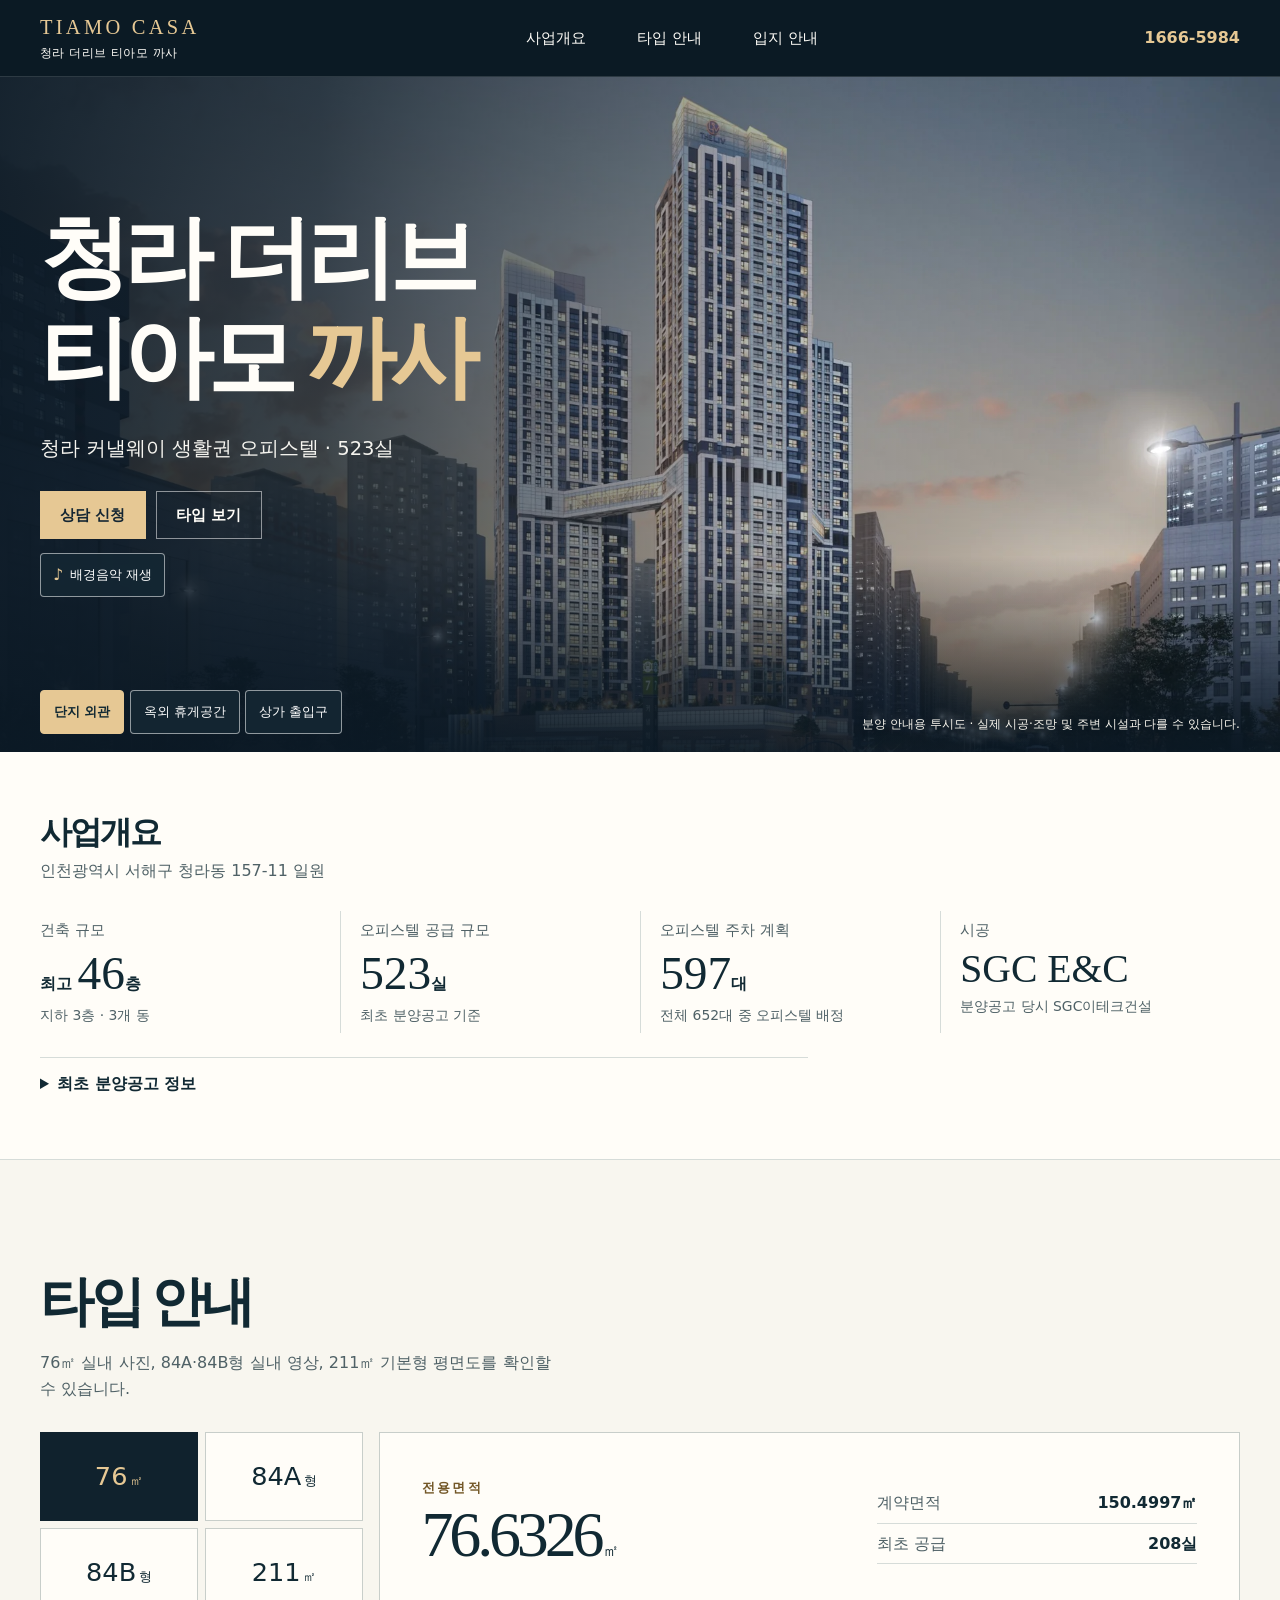
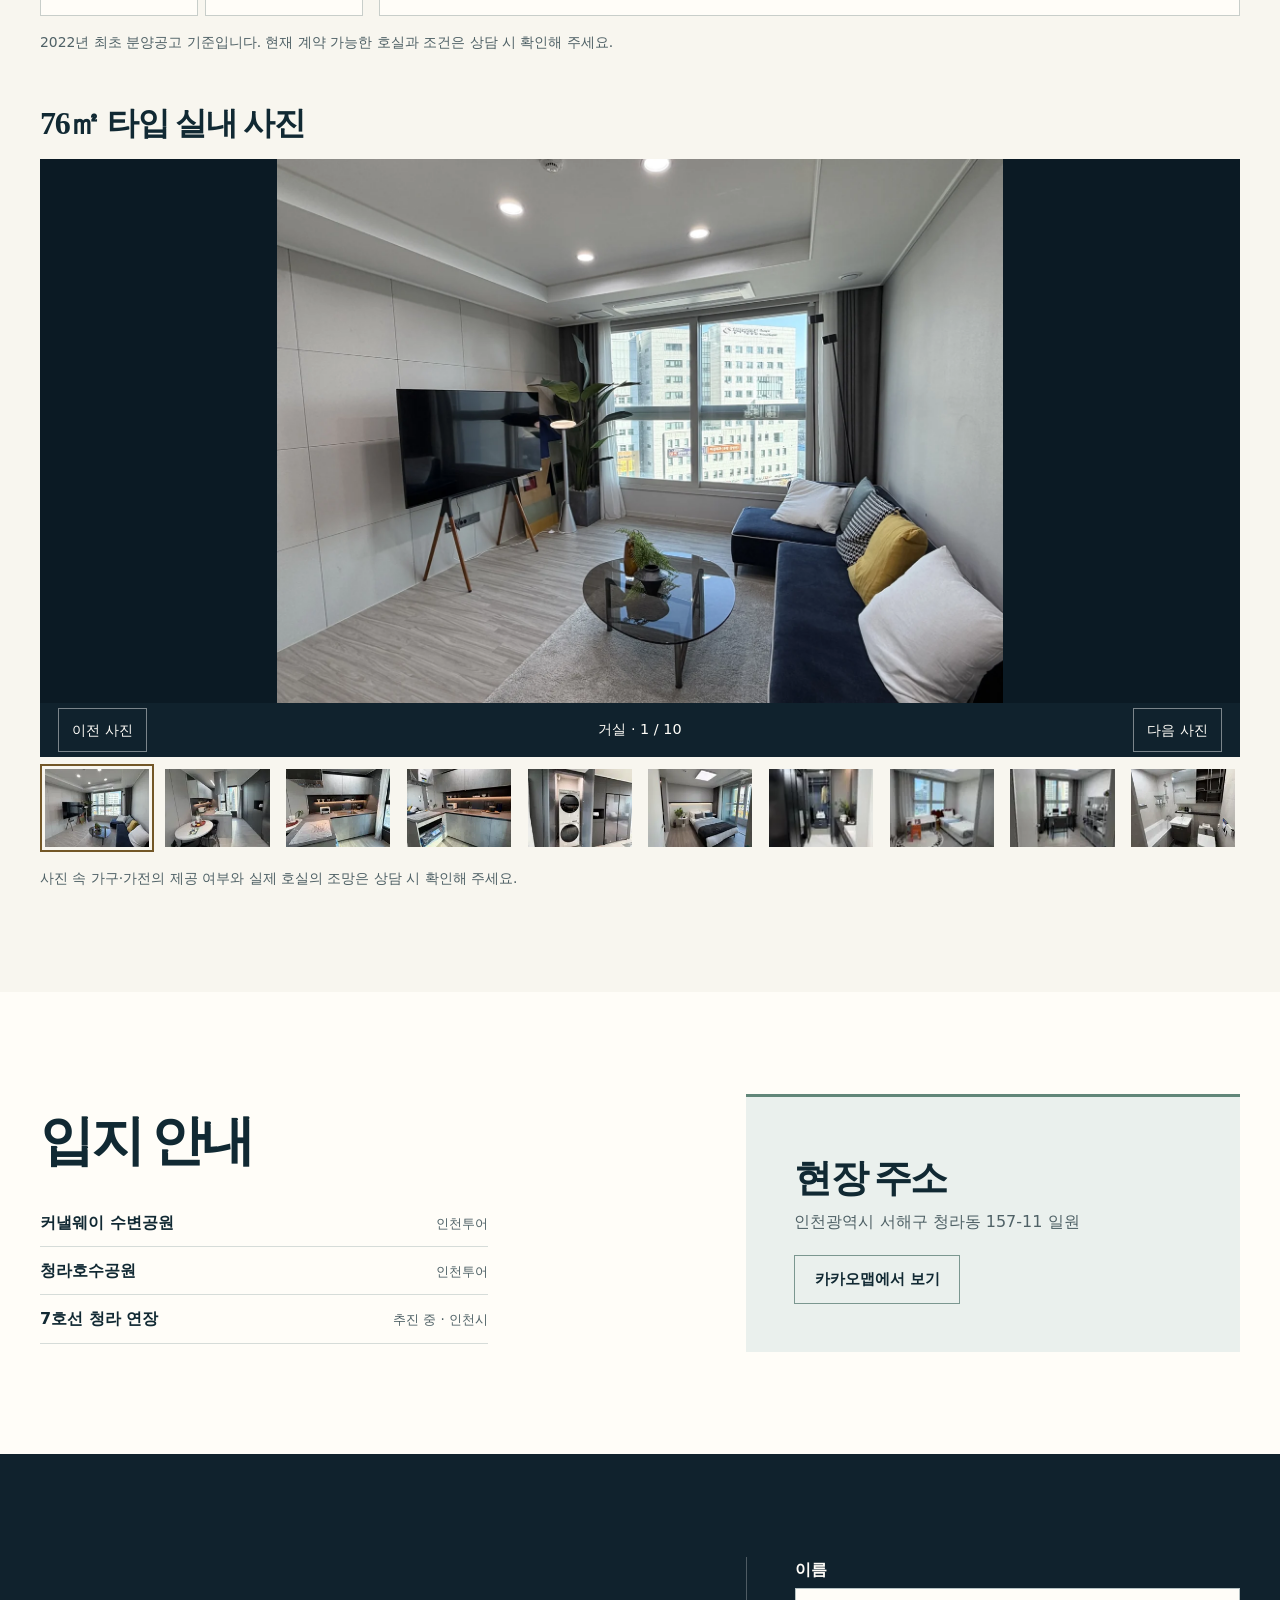
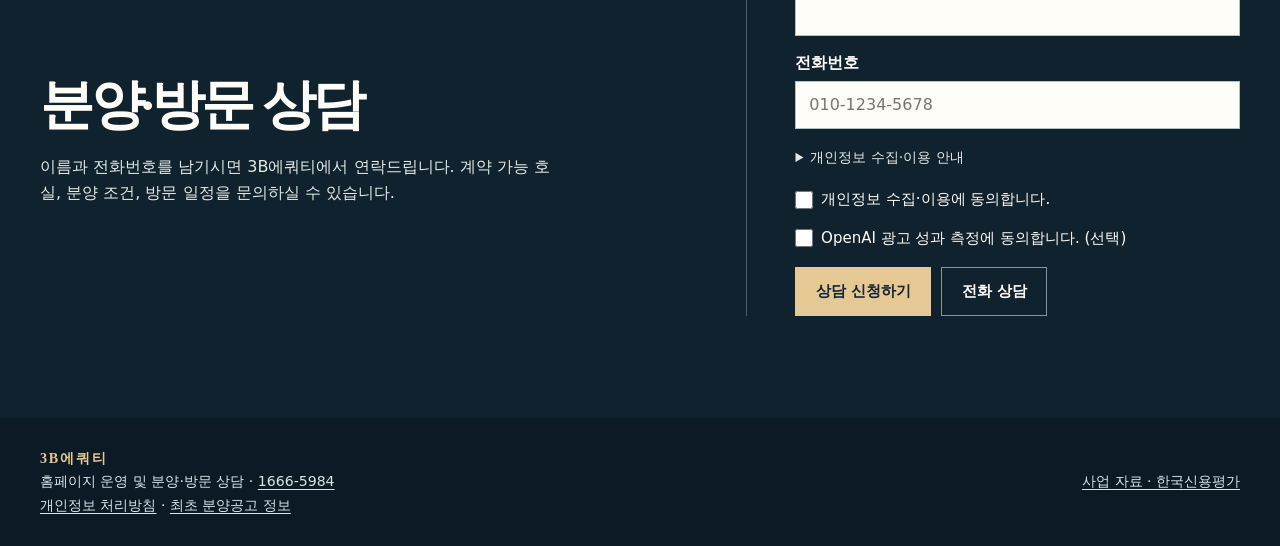
<file: index.html>
<!doctype html>
<html lang="ko">
<head>
  <meta name="google-site-verification" content="0-KOMzDXIU5E3K5LysgVf5h_x9W2DKHjkV6YMSUY9nY">
  <meta charset="utf-8">
  <meta name="viewport" content="width=device-width,initial-scale=1">
  <meta name="theme-color" content="#10222d">
  <meta name="description" content="인천 청라동 157-11, 청라 더리브 티아모 까사 오피스텔. 76㎡ 사진, 84A·84B 실내 영상, 211㎡ 평면도, 분양·방문 상담.">
  <title>청라 더리브 티아모 까사 오피스텔 | 분양·방문 상담</title>
  <link rel="canonical" href="https://wanjunsim3-droid.github.io/cheongna-theliv-tiamo/">
  <meta property="og:type" content="website">
  <meta property="og:locale" content="ko_KR">
  <meta property="og:site_name" content="청라 더리브 티아모 까사">
  <meta property="og:title" content="청라 더리브 티아모 까사 오피스텔 | 분양·방문 상담">
  <meta property="og:description" content="인천 청라동 157-11, 청라 더리브 티아모 까사 오피스텔. 76㎡ 사진, 84A·84B 실내 영상, 211㎡ 평면도, 분양·방문 상담.">
  <meta property="og:url" content="https://wanjunsim3-droid.github.io/cheongna-theliv-tiamo/">
  <meta property="og:image" content="https://wanjunsim3-droid.github.io/cheongna-theliv-tiamo/images/hero/exterior.webp">
  <meta property="og:image:alt" content="해 질 무렵 바라본 청라 더리브 티아모 까사 단지 전경 투시도">
  <meta name="twitter:card" content="summary_large_image">
  <script type="application/ld+json">
{
  "@context": "https://schema.org",
  "@type": "WebPage",
  "url": "https://wanjunsim3-droid.github.io/cheongna-theliv-tiamo/",
  "name": "청라 더리브 티아모 까사 오피스텔 | 분양·방문 상담",
  "description": "인천 청라동 157-11, 청라 더리브 티아모 까사 오피스텔. 76㎡ 사진, 84A·84B 실내 영상, 211㎡ 평면도, 분양·방문 상담.",
  "inLanguage": "ko-KR",
  "publisher": {
    "@type": "Organization",
    "name": "3B에쿼티",
    "telephone": "+82-1666-5984"
  },
  "about": {
    "@type": "Place",
    "name": "청라 더리브 티아모 까사",
    "address": {
      "@type": "PostalAddress",
      "addressCountry": "KR",
      "addressRegion": "인천광역시",
      "streetAddress": "서해구 청라동 157-11"
    }
  }
}
  </script>
  <link rel="stylesheet" href="style.css?v=music-1">
  <script src="site.js?v=consultation-pixel-1" defer></script>
</head>
<body>
  <a class="skip" href="#main">본문 바로가기</a>
  <header class="header">
    <div class="wrap header-inner">
      <a class="wordmark" href="#top" aria-label="청라 더리브 티아모 까사 홈"><span>TIAMO CASA</span><small>청라 더리브 티아모 까사</small></a>
      <nav aria-label="주 메뉴">
        <a href="#overview">사업개요</a><a href="#types">타입 안내</a><a href="#location">입지 안내</a>
      </nav>
      <a class="header-contact" href="tel:16665984">1666-5984</a>
    </div>
  </header>
  <main id="main">
    <section class="hero" id="top" aria-labelledby="hero-title">
      <div class="hero-visual" id="hero-views">
        <img class="hero-image" data-hero-image="exterior" src="images/hero/exterior.webp" alt="해 질 무렵 바라본 청라 더리브 티아모 까사 단지 전경 투시도" fetchpriority="high">
        <img class="hero-image" data-hero-image="courtyard" src="images/hero/courtyard.webp" alt="커낼웨이와 어린이 놀이터가 보이는 단지 옥외 휴게공간 투시도" loading="lazy" decoding="async" hidden>
        <img class="hero-image" data-hero-image="retail" src="images/hero/retail.webp" alt="도로에서 이어지는 단지 상가와 보행로를 위에서 내려다본 투시도" loading="lazy" decoding="async" hidden>
      </div>
      <div class="wrap hero-inner">
        <h1 id="hero-title">청라 더리브<br>티아모 <em>까사</em></h1>
        <p class="hero-desc">청라 커낼웨이 생활권 오피스텔 · 523실</p>
        <div class="actions">
          <a class="button primary" href="#consult">상담 신청</a>
          <a class="button ghost" href="#types">타입 보기</a>
        </div>
        <div class="background-music" hidden>
          <button class="music-button" type="button" aria-controls="background-music-track">
            <span class="music-note" aria-hidden="true">♪</span>
            <span class="music-label">배경음악 재생</span>
          </button>
          <p class="music-status" role="status"></p>
          <audio id="background-music-track" src="audio/courtyard-piano.mp3" preload="none" loop></audio>
        </div>
      </div>
      <div class="wrap hero-footer">
        <div class="hero-picker" role="group" aria-label="대표 이미지 선택" hidden>
          <button type="button" data-hero-view="exterior" aria-controls="hero-views" aria-pressed="true">단지 외관</button>
          <button type="button" data-hero-view="courtyard" aria-controls="hero-views" aria-pressed="false">옥외 휴게공간</button>
          <button type="button" data-hero-view="retail" aria-controls="hero-views" aria-pressed="false">상가 출입구</button>
        </div>
        <p class="image-note">분양 안내용 투시도 · 실제 시공·조망 및 주변 시설과 다를 수 있습니다.</p>
      </div>
    </section>
    <section id="overview" class="overview" aria-labelledby="overview-title">
      <div class="wrap">
        <div class="section-heading compact">
          <h2 id="overview-title">사업개요</h2>
          <p>인천광역시 서해구 청라동 157-11 일원</p>
        </div>
        <dl class="metrics">
          <div><dt>건축 규모</dt><dd>최고 <strong>46</strong>층</dd><dd class="note">지하 3층 · 3개 동</dd></div>
          <div><dt>오피스텔 공급 규모</dt><dd><strong>523</strong>실</dd><dd class="note">최초 분양공고 기준</dd></div>
          <div><dt>오피스텔 주차 계획</dt><dd><strong>597</strong>대</dd><dd class="note">전체 652대 중 오피스텔 배정</dd></div>
          <div><dt>시공</dt><dd class="company"><strong>SGC E&amp;C</strong></dd><dd class="note">분양공고 당시 SGC이테크건설</dd></div>
        </dl>
        <details class="disclosure" id="sales-notice">
          <summary>최초 분양공고 정보</summary>
          <dl class="disclosure-list">
            <div><dt>분양신고</dt><dd>인천경제자유구역청 제2022-청라관리과-분양신고-4호 · 2022년 6월 22일</dd></div>
            <div><dt>건축물 연면적</dt><dd>91,210.6607㎡</dd></div>
            <div><dt>분양사업자·시행수탁자</dt><dd>㈜하나자산신탁</dd></div>
            <div><dt>시행위탁자</dt><dd>㈜청라플러스</dd></div>
            <div><dt>시공사</dt><dd>SGC이테크건설㈜ (공고 당시 명칭)</dd></div>
            <div><dt>분양대행사</dt><dd>㈜레프만홀딩스 (최초 공고 기준)</dd></div>
            <div><dt>분양대금 관리자</dt><dd>㈜하나자산신탁 · 관리형 토지신탁</dd></div>
          </dl>
          <p><a href="https://eparajoo.com/post_file_download.cm?c=[base64]%3D" target="_blank" rel="noopener">2022년 최초 분양공고 원문 (PDF)</a></p>
          <p class="note">2022년 7월 7일 기준 자료입니다. 현재 공급 여부와 계약 조건은 상담 시 확인해 주세요.</p>
        </details>
      </div>
    </section>
    <section id="types" class="types section" aria-labelledby="types-title">
      <div class="wrap">
        <div class="section-heading">
          <h2 id="types-title">타입 안내</h2>
          <p>76㎡ 실내 사진, 84A·84B형 실내 영상, 211㎡ 기본형 평면도를 확인할 수 있습니다.</p>
        </div>
        <div class="type-layout">
          <div class="type-select" role="group" aria-label="타입 선택">
            <button type="button" data-type="76" aria-pressed="true">76<span>㎡</span></button>
            <button type="button" data-type="84A" aria-controls="unit-video-84a" aria-pressed="false">84A<span>형</span></button>
            <button type="button" data-type="84B" aria-controls="unit-video-84b" aria-pressed="false">84B<span>형</span></button>
            <button type="button" data-type="211" aria-controls="unit-plan-211" aria-pressed="false">211<span>㎡</span></button>
          </div>
          <div class="type-detail" aria-live="polite">
            <div>
              <p class="eyebrow">전용면적</p>
              <p class="type-area"><span id="exclusive">76.6326</span><span class="area-unit">㎡</span></p>
            </div>
            <dl>
              <div><dt>계약면적</dt><dd><span id="contract">150.4997</span>㎡</dd></div>
              <div><dt>최초 공급</dt><dd><span id="supply">208</span>실</dd></div>
            </dl>
          </div>
        </div>
        <p class="note">2022년 최초 분양공고 기준입니다. 현재 계약 가능한 호실과 조건은 상담 시 확인해 주세요.</p>
        <section class="unit-gallery" id="unit-gallery" aria-labelledby="gallery-title">
          <h3 id="gallery-title">76㎡ 타입 실내 사진</h3>
          <figure class="gallery-figure">
            <img id="gallery-photo" class="gallery-photo" src="photos/76/living-room.webp"
              alt="큰 창과 소파가 있는 거실" width="1500" height="1125" loading="lazy" decoding="async">
            <figcaption class="gallery-caption">
              <button type="button" id="gallery-prev" hidden>이전 사진</button>
              <span id="gallery-status" aria-live="polite">거실 · 1 / 10</span>
              <button type="button" id="gallery-next" hidden>다음 사진</button>
            </figcaption>
          </figure>
          <div class="gallery-thumbs" role="group" aria-label="실내 사진 선택" hidden></div>
          <p class="note">사진 속 가구·가전의 제공 여부와 실제 호실의 조망은 상담 시 확인해 주세요.</p>
        </section>
        <section class="unit-gallery unit-video" id="unit-video-84a" aria-labelledby="unit-video-84a-title" hidden>
          <h3 id="unit-video-84a-title">84A형 실내 영상</h3>
          <video controls playsinline preload="none" poster="video/84a-poster.webp" width="960" height="540"
            aria-labelledby="unit-video-84a-title">
            <source src="video/84a.mp4" type="video/mp4">
            <p><a href="video/84a.mp4">84A형 영상 열기</a></p>
          </video>
        </section>
        <section class="unit-gallery unit-video" id="unit-video-84b" aria-labelledby="unit-video-84b-title" hidden>
          <h3 id="unit-video-84b-title">84B형 실내 영상</h3>
          <video controls playsinline preload="none" poster="video/84b-poster.webp" width="960" height="540"
            aria-labelledby="unit-video-84b-title">
            <source src="video/84b.mp4" type="video/mp4">
            <p><a href="video/84b.mp4">84B형 영상 열기</a></p>
          </video>
        </section>
        <section class="unit-gallery unit-plan" id="unit-plan-211" aria-labelledby="unit-plan-211-title" hidden>
          <h3 id="unit-plan-211-title">211㎡ 기본형 평면도</h3>
          <button class="plan-preview" type="button" aria-haspopup="dialog" aria-controls="plan-dialog-211">
            <img src="photos/211/floor-plan.jpg" alt="" width="1536" height="1086" loading="lazy" decoding="async">
            <span>평면도 확대 보기</span>
          </button>
        </section>
        <dialog class="plan-dialog" id="plan-dialog-211" aria-labelledby="plan-dialog-211-title">
          <div class="plan-dialog-header">
            <h3 id="plan-dialog-211-title">211㎡ 기본형 평면도</h3>
            <form method="dialog"><button type="submit" autofocus>닫기</button></form>
          </div>
          <img src="photos/211/floor-plan.jpg" alt="211㎡ 기본형의 방과 거실, 주방 배치를 위에서 내려다본 3D 평면도"
            width="1536" height="1086" loading="lazy" decoding="async">
        </dialog>
        <noscript><p>전용면적 기준 76형 76.6326㎡, 84A형 84.9878㎡, 84B형 84.9843㎡, 211형 211.6980㎡.</p></noscript>
      </div>
    </section>
    <section id="location" class="location section" aria-labelledby="location-title">
      <div class="wrap location-layout">
        <div class="section-heading">
          <h2 id="location-title">입지 안내</h2>
          <div class="place-links">
            <a href="https://itour.incheon.go.kr/ssst/ssst/detail.do?cotId=ITD21122714360993767" target="_blank" rel="noopener">커낼웨이 수변공원 <span>인천투어</span></a>
            <a href="https://itour.incheon.go.kr/ssst/ssst/detail.do?cotId=ITD21122416405226931" target="_blank" rel="noopener">청라호수공원 <span>인천투어</span></a>
            <a href="https://www.incheon.go.kr/mayor_9/MA05010000/view?repSeq=DOM_0000000015965274" target="_blank" rel="noopener">7호선 청라 연장 <span>추진 중 · 인천시</span></a>
          </div>
        </div>
        <div class="address-box">
          <h3>현장 주소</h3>
          <p>인천광역시 서해구 청라동 157-11 일원</p>
          <a class="button outline" href="https://map.kakao.com/link/search/%EC%9D%B8%EC%B2%9C%20%EC%B2%AD%EB%9D%BC%EB%8F%99%20157-11" target="_blank" rel="noopener">카카오맵에서 보기</a>
        </div>
      </div>
    </section>
    <section id="consult" class="consult section" aria-labelledby="consult-title">
      <div class="wrap consult-layout">
        <div class="section-heading">
          <h2 id="consult-title">분양·방문 상담</h2>
          <p>이름과 전화번호를 남기시면 3B에쿼티에서 연락드립니다. 계약 가능 호실, 분양 조건, 방문 일정을 문의하실 수 있습니다.</p>
        </div>
        <div class="contact-box">
          <form class="callback-form" data-endpoint="https://script.google.com/macros/s/AKfycbzTQJ3HMmFu1P9h4dl-8GE_sC7INpimbyOA3CCdE74ecjdIDIkf_wVxWL5_aRlut4VK/exec" method="post" aria-labelledby="consult-title">
            <div hidden><input type="text" name="website" tabindex="-1" autocomplete="off"></div>
            <div class="callback-field">
              <label for="callback-name">이름</label>
              <input id="callback-name" name="name" type="text" autocomplete="name" required maxlength="60">
            </div>
            <div class="callback-field">
              <label for="callback-phone">전화번호</label>
              <input id="callback-phone" name="phone" type="tel" autocomplete="tel-national" inputmode="tel"
                placeholder="010-1234-5678" pattern="0[0-9]{1,2}[ \-]?[0-9]{3,4}[ \-]?[0-9]{4}"
                title="010-1234-5678처럼 입력해 주세요." maxlength="14" required>
            </div>
            <details class="callback-privacy" id="callback-privacy">
              <summary>개인정보 수집·이용 안내</summary>
              <p>3B에쿼티는 분양·방문 상담 회신을 위해 이름과 전화번호를 수집하며, 상담 목적 달성 시까지 이용합니다. 접수 정보는 Google Apps Script를 통해 3B에쿼티의 Gmail로 전달됩니다. 동의를 거부할 수 있으며, 이 경우 전화로 상담하실 수 있습니다. <a href="privacy.html">개인정보 처리방침</a></p>
              <p>선택 항목에 동의하면 상담 접수 완료 이벤트를 OpenAI에 보내 광고 성과를 측정합니다. 선택 항목에 동의하지 않아도 상담을 신청할 수 있습니다.</p>
            </details>
            <label class="callback-consent">
              <input type="checkbox" name="consent" value="yes" required aria-describedby="callback-privacy">
              <span>개인정보 수집·이용에 동의합니다.</span>
            </label>
            <label class="callback-consent">
              <input type="checkbox" id="callback-measurement" aria-describedby="callback-privacy">
              <span>OpenAI 광고 성과 측정에 동의합니다. (선택)</span>
            </label>
            <p class="callback-status" id="callback-status" role="status">온라인 접수를 연결 중입니다. 지금은 전화로 상담해 주세요.</p>
            <div class="actions">
              <button class="button primary" type="submit" disabled>상담 신청하기</button>
              <a class="button ghost" href="tel:16665984">전화 상담</a>
            </div>
          </form>
        </div>
      </div>
    </section>
  </main>
  <footer class="footer">
    <div class="wrap footer-inner">
      <div>
        <strong>3B에쿼티</strong><p>홈페이지 운영 및 분양·방문 상담 · <a href="tel:16665984">1666-5984</a></p>
        <p><a href="privacy.html">개인정보 처리방침</a> · <a href="#sales-notice">최초 분양공고 정보</a></p>
      </div>
      <a href="https://m.kisrating.com/fileDown.do?fileName=rs20260526-4.pdf&amp;gubun=2&amp;menuCd=R8" target="_blank" rel="noopener">사업 자료 · 한국신용평가</a>
    </div>
  </footer>
  <div class="mobile-bar" aria-label="빠른 상담">
    <a href="#types">타입 보기</a><a href="#consult">상담 신청</a>
  </div>
</body>
</html>
</file>
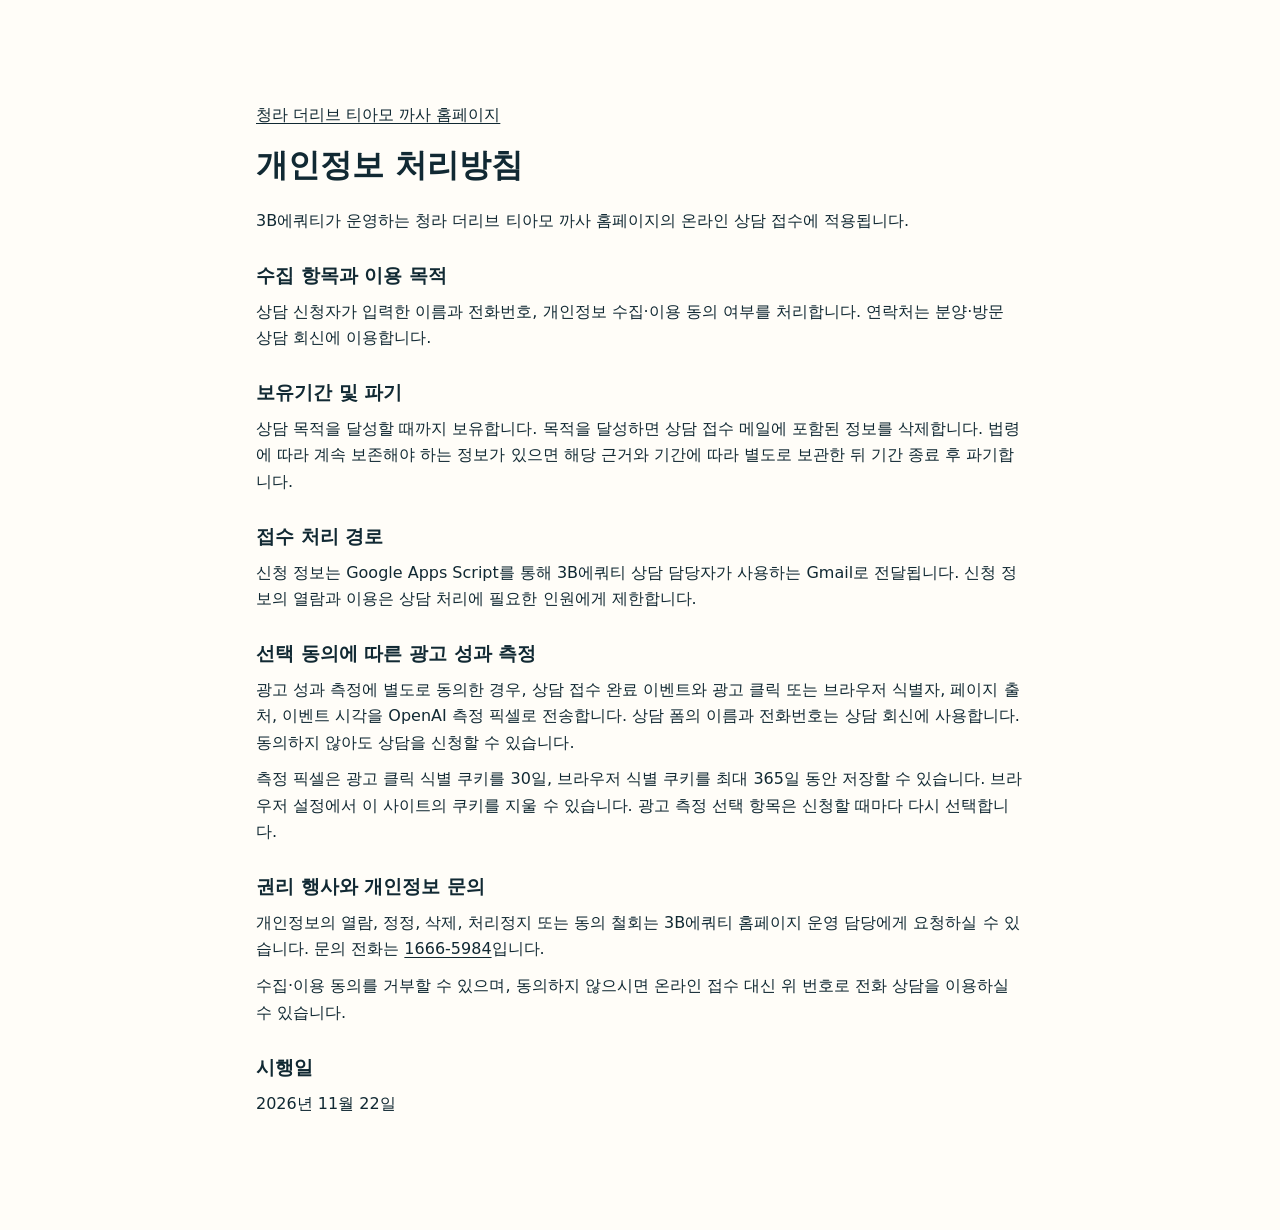
<file: privacy.html>
<!doctype html>
<html lang="ko">
<head>
  <meta charset="utf-8">
  <meta name="viewport" content="width=device-width,initial-scale=1">
  <meta name="theme-color" content="#10222d">
  <title>개인정보 처리방침 | 3B에쿼티</title>
  <meta name="description" content="청라 더리브 티아모 까사 상담 신청 시 개인정보의 이용 목적, 보유기간, 파기 및 개인정보 문의 안내.">
  <link rel="canonical" href="https://wanjunsim3-droid.github.io/cheongna-theliv-tiamo/privacy.html">
  <link rel="stylesheet" href="style.css">
  <style>
    .policy { max-width: 48rem; }
    .policy h1 { margin: 0 0 1rem; }
    .policy h2 { font-size: 1.2rem; margin: 1.6rem 0 .45rem; }
    .policy p { margin: 0 0 .65rem; }
    .policy a { text-decoration: underline; text-underline-offset: .2em; }
  </style>
</head>
<body>
  <main class="wrap section policy">
    <p><a href="./">청라 더리브 티아모 까사 홈페이지</a></p>
    <h1>개인정보 처리방침</h1>
    <p>3B에쿼티가 운영하는 청라 더리브 티아모 까사 홈페이지의 온라인 상담 접수에 적용됩니다.</p>
    <h2>수집 항목과 이용 목적</h2>
    <p>상담 신청자가 입력한 이름과 전화번호, 개인정보 수집·이용 동의 여부를 처리합니다. 연락처는 분양·방문 상담 회신에 이용합니다.</p>
    <h2>보유기간 및 파기</h2>
    <p>상담 목적을 달성할 때까지 보유합니다. 목적을 달성하면 상담 접수 메일에 포함된 정보를 삭제합니다. 법령에 따라 계속 보존해야 하는 정보가 있으면 해당 근거와 기간에 따라 별도로 보관한 뒤 기간 종료 후 파기합니다.</p>
    <h2>접수 처리 경로</h2>
    <p>신청 정보는 Google Apps Script를 통해 3B에쿼티 상담 담당자가 사용하는 Gmail로 전달됩니다. 신청 정보의 열람과 이용은 상담 처리에 필요한 인원에게 제한합니다.</p>
    <h2>선택 동의에 따른 광고 성과 측정</h2>
    <p>광고 성과 측정에 별도로 동의한 경우, 상담 접수 완료 이벤트와 광고 클릭 또는 브라우저 식별자, 페이지 출처, 이벤트 시각을 OpenAI 측정 픽셀로 전송합니다. 상담 폼의 이름과 전화번호는 상담 회신에 사용합니다. 동의하지 않아도 상담을 신청할 수 있습니다.</p>
    <p>측정 픽셀은 광고 클릭 식별 쿠키를 30일, 브라우저 식별 쿠키를 최대 365일 동안 저장할 수 있습니다. 브라우저 설정에서 이 사이트의 쿠키를 지울 수 있습니다. 광고 측정 선택 항목은 신청할 때마다 다시 선택합니다.</p>
    <h2>권리 행사와 개인정보 문의</h2>
    <p>개인정보의 열람, 정정, 삭제, 처리정지 또는 동의 철회는 3B에쿼티 홈페이지 운영 담당에게 요청하실 수 있습니다. 문의 전화는 <a href="tel:16665984">1666-5984</a>입니다.</p>
    <p>수집·이용 동의를 거부할 수 있으며, 동의하지 않으시면 온라인 접수 대신 위 번호로 전화 상담을 이용하실 수 있습니다.</p>
    <h2>시행일</h2>
    <p>2026년 11월 22일</p>
  </main>
</body>
</html>
</file>
<file: style.css>
:root {
  color-scheme: light;
  --ink: #112933;
  --night: #10222d;
  --deeper: #0b1a24;
  --sand: #e6c894;
  --bronze: #735727;
  --paper: #f8f6ef;
  --white: #fffdf8;
  --muted: #4f6166;
  --line: #d6dcd9;
  --serif: "Noto Serif KR", "Nanum Myeongjo", Georgia, serif;
  --sans: "Pretendard", "Apple SD Gothic Neo", "Malgun Gothic", system-ui, sans-serif;
}
*, *::before, *::after { box-sizing: border-box; }
html { scroll-behavior: smooth; scroll-padding-top: 5rem; }
body { margin: 0; color: var(--ink); background: var(--white); font: 1rem/1.65 var(--sans); }
a { color: inherit; text-decoration: none; }
button { font: inherit; }
a:focus-visible, button:focus-visible { outline: 3px solid #508698; outline-offset: 4px; }
h1, h2, h3, p, dl, dd { margin: 0; }
.wrap { width: min(100% - 5rem, 76rem); margin-inline: auto; }
.skip { position: absolute; left: 1rem; top: -5rem; z-index: 10; background: var(--white); padding: .65rem 1rem; }
.skip:focus { top: 1rem; }
.header { position: sticky; top: 0; z-index: 3; background: var(--deeper); color: var(--white); border-bottom: 1px solid #ffffff24; }
.header-inner { min-height: 4.75rem; display: flex; align-items: center; justify-content: space-between; gap: 1.25rem; }
.wordmark { display: grid; grid-auto-rows: max-content; line-height: 1.25; }
.wordmark span { font-family: Georgia, serif; letter-spacing: .16em; color: var(--sand); font-size: 1.28rem; }
.wordmark small { margin-top: .28rem; letter-spacing: .035em; font-size: .78rem; }
nav { display: flex; gap: clamp(1.2rem, 4vw, 3.5rem); font-size: .94rem; }
nav a, .header-contact { padding-block: .45rem; }
nav a:hover, .header-contact:hover { color: var(--sand); }
.header-contact { font-weight: 650; color: var(--sand); font-variant-numeric: tabular-nums; white-space: nowrap; }
.hero { position: relative; isolation: isolate; display: grid; grid-template-rows: 1fr auto; align-items: center; min-height: clamp(32rem, 75svh, 49rem); background: #182d3b; color: var(--white); }
.hero-visual, .hero-visual::after { position: absolute; inset: 0; }
.hero-visual { z-index: -1; overflow: hidden; }
.hero-visual::after { content: ""; background: linear-gradient(90deg, #0b1925ed, #0b1925c7 25%, #0b192548 60%, transparent 90%), linear-gradient(0deg, #0a1824ef, transparent 29%); }
.hero-image { display: block; width: 100%; height: 100%; object-fit: cover; object-position: 62% 46%; }
.hero-image[hidden] { display: none; }
.hero-inner { padding-block: 4.5rem 3rem; }
.eyebrow { font-size: .82rem; font-weight: 750; letter-spacing: .19em; color: var(--bronze); }
.hero .eyebrow, .consult .eyebrow { color: var(--sand); }
.hero h1 { margin-top: .85rem; font: 620 clamp(3rem, 7vw, 6.15rem)/1.12 var(--serif); letter-spacing: -.075em; }
.hero h1 em { color: var(--sand); font-style: normal; }
.hero-desc { margin-top: 1.5rem; color: #f5f4ef; font-size: clamp(1rem, 2vw, 1.22rem); }
.actions { display: flex; flex-wrap: wrap; gap: .65rem; margin-top: 1.6rem; }
.button { min-height: 3.05rem; display: inline-flex; align-items: center; justify-content: center; padding: .62rem 1.2rem; border: 1px solid transparent; font-size: .94rem; font-weight: 700; transition: background-color .2s, color .2s; }
.primary { background: var(--sand); color: #142633; }
.primary:hover { background: #f4dcae; }
.ghost { border-color: #ffffff83; color: var(--white); }
.ghost:hover { background: #ffffff25; }
.background-music { display: flex; align-items: center; flex-wrap: wrap; gap: .25rem .65rem; margin-top: .85rem; }
.background-music[hidden] { display: none; }
.music-button { display: inline-flex; align-items: center; gap: .4rem; min-height: 2.75rem; padding: .4rem .75rem; border: 1px solid #fff8; border-radius: .25rem; background: #142733e8; color: #fff; font: inherit; font-size: .84rem; cursor: pointer; }
.music-button:focus-visible { outline: 2px solid #fff; outline-offset: 2px; }
.music-note { color: var(--sand); font-size: 1rem; line-height: 1; }
.music-status { margin: 0; color: #faf7ef; font-size: .78rem; }
.music-status:empty { display: none; }
.hero-footer { display: flex; justify-content: space-between; align-items: flex-end; flex-wrap: wrap; gap: .55rem 1rem; padding-bottom: 1.1rem; }
.hero-picker { display: flex; flex-wrap: wrap; gap: .35rem; }
.hero-picker[hidden] { display: none; }
.hero-picker button { min-height: 2.75rem; padding: .45rem .8rem; border: 1px solid #fff8; border-radius: .25rem; background: #142733e8; color: #fff; font: inherit; font-size: .84rem; cursor: pointer; }
.hero-picker button[aria-pressed="true"] { background: var(--sand); color: var(--ink); border-color: var(--sand); font-weight: 700; }
.hero-picker button:focus-visible { outline: 2px solid #fff; outline-offset: 2px; }
.image-note { margin: 0; color: #faf7ef; font-size: .76rem; text-shadow: 0 1px 4px #091722; }
.overview { padding-block: 3.35rem 3.85rem; border-bottom: 1px solid var(--line); }
.section { padding-block: clamp(4rem, 8vw, 7rem); }
.section-heading h2 { margin-top: .38rem; font: 650 clamp(2.1rem, 5vw, 3.35rem)/1.26 var(--serif); letter-spacing: -.065em; }
.section-heading > p:last-of-type:not(.eyebrow) { margin-top: .85rem; color: var(--muted); max-width: 32rem; }
.section-heading.compact h2 { font-size: 2rem; }
.section-heading.compact > p:last-child { margin-top: .35rem; }
.metrics { display: grid; grid-template-columns: repeat(4, 1fr); margin-top: 1.7rem; }
.metrics > div { padding: .45rem 1.2rem; border-left: 1px solid var(--line); min-width: 0; }
.metrics > div:first-child { padding-left: 0; border-left: 0; }
.metrics dt { color: var(--muted); font-size: .94rem; }
.metrics dd:not(.note) { font-weight: 650; margin-block: .15rem .2rem; line-height: 1.18; }
.metrics strong { font-family: Georgia, serif; font-size: clamp(1.95rem, 3.7vw, 3.3rem); font-weight: 500; }
.metrics .company strong { font-size: clamp(1.55rem, 3.1vw, 2.6rem); }
.note { color: var(--muted); font-size: .87rem; line-height: 1.55; }
.types { background: var(--paper); }
.type-layout { display: grid; grid-template-columns: minmax(11rem, .75fr) minmax(0, 2fr); gap: 1rem; margin-block: 1.85rem 1rem; }
.type-select { display: grid; grid-template-columns: 1fr 1fr; gap: .45rem; }
.type-select button { min-height: 4rem; border: 1px solid #c8ceca; color: var(--ink); background: var(--white); cursor: pointer; font-size: clamp(1.14rem, 2.4vw, 1.6rem); font-family: Georgia, var(--sans); }
.type-select button:hover { border-color: var(--ink); }
.type-select button[aria-pressed="true"] { background: var(--night); color: var(--sand); border-color: var(--night); }
.type-select span { font: .82rem var(--sans); margin-left: .16rem; }
.type-detail { min-height: 11.5rem; display: grid; grid-template-columns: 1.35fr 1fr; align-items: center; gap: 1.45rem; padding: 1.55rem clamp(1rem, 4vw, 2.6rem); background: var(--white); border: 1px solid #c8ceca; }
.type-area { font: 500 clamp(2.4rem, 5vw, 4.7rem)/1.12 Georgia, serif; letter-spacing: -.065em; font-variant-numeric: lining-nums tabular-nums; }
.area-unit { margin-left: .18rem; font: 1rem var(--sans); letter-spacing: 0; }
.type-detail dl > div { display: flex; justify-content: space-between; gap: .4rem; padding-block: .4rem; border-bottom: 1px solid var(--line); }
.type-detail dt { color: var(--muted); }
.type-detail dd { white-space: nowrap; font-weight: 700; }
.location-layout, .consult-layout { display: grid; grid-template-columns: 1fr .8fr; gap: clamp(2rem, 7vw, 7rem); align-items: center; }
.place-links { display: grid; margin-top: 1.45rem; max-width: 28rem; }
.place-links a { display: flex; align-items: baseline; justify-content: space-between; gap: .6rem; border-bottom: 1px solid var(--line); padding: .65rem 0; font-weight: 700; }
.place-links a:hover { color: var(--bronze); }
.place-links span { font-size: .84rem; font-weight: 500; color: var(--muted); text-align: right; }
.address-box { background: #eaf0ed; border-top: 3px solid #618679; padding: clamp(1.4rem, 4vw, 3rem); }
.address-box h3 { font: 650 clamp(1.65rem, 3vw, 2.5rem)/1.25 var(--serif); letter-spacing: -.05em; margin-block: .6rem .4rem; }
.address-box > p:not(.eyebrow) { color: var(--muted); }
.outline { color: var(--ink); border-color: #7b9790; margin-top: 1.25rem; }
.outline:hover { background: #dbe7e2; }
.consult { background: var(--night); color: var(--white); }
.consult .section-heading > p:last-of-type:not(.eyebrow) { color: #e3eae8; }
.contact-box { border-left: 1px solid #ffffff42; padding-left: clamp(1.4rem, 5vw, 3rem); }
.contact-box > p { color: #e3eae8; }
.phone { color: var(--sand); font: 400 clamp(2.4rem, 6vw, 4.35rem)/1.3 Georgia, serif; white-space: nowrap; }
.contact-box .actions { margin-top: .85rem; }
.footer { background: var(--deeper); color: #d9e4e8; padding-block: 1.8rem; font-size: .88rem; }
.footer-inner { display: flex; justify-content: space-between; align-items: center; gap: 1rem; }
.footer strong { font-family: Georgia, serif; letter-spacing: .13em; color: var(--sand); }
.footer a { text-decoration: underline; text-underline-offset: .23em; }
.mobile-bar { display: none; }
@media (max-width: 760px) {
  .wrap { width: calc(100% - 2.5rem); }
  .hero { min-height: 34rem; }
  .hero-image { object-position: 62% center; }
  .metrics { grid-template-columns: 1fr 1fr; row-gap: 1.4rem; }
  .metrics > div:nth-child(3) { padding-left: 0; border-left: 0; }
  .type-layout { grid-template-columns: 1fr; }
  .type-select { grid-template-columns: repeat(4, minmax(0, 1fr)); }
  .location-layout, .consult-layout { grid-template-columns: 1fr; }
}
@media (max-width: 540px) {
  html { scroll-padding-top: 7rem; }
  .header-inner { display: grid; grid-template-columns: 1fr auto; gap: .2rem .75rem; padding-top: .72rem; }
  nav { grid-row: 2; grid-column: 1 / -1; gap: 1.55rem; }
  nav a { padding-block: .5rem; }
  .hero { min-height: clamp(31rem, 76svh, 39rem); }
  .hero-inner { padding-block: 3.2rem 2rem; }
  .hero-visual::after { background: linear-gradient(90deg, #0b1925e8, #0b192579 75%, #0b192537), linear-gradient(0deg, #0b1925e8, transparent 35%); }
  .type-detail { min-height: auto; grid-template-columns: 1fr; gap: .85rem; }
  .type-area { font-size: clamp(2.8rem, 13vw, 4rem); }
  .footer { padding-bottom: 6rem; }
  .footer-inner { display: grid; }
  .mobile-bar { display: grid; grid-template-columns: .7fr 1.3fr; gap: 1px; position: fixed; z-index: 3; inset: auto 0 0; padding-bottom: env(safe-area-inset-bottom); background: var(--deeper); }
  .mobile-bar a { display: grid; place-items: center; padding: .78rem .32rem; background: #263e49; color: var(--white); font-weight: 700; font-size: .9rem; }
  .mobile-bar a:last-child { background: var(--sand); color: var(--ink); }
}
@media (prefers-reduced-motion: reduce) {
  *, *::before, *::after { scroll-behavior: auto !important; transition: none !important; }
}

.unit-gallery { margin-top: clamp(1.6rem, 4vw, 3rem); }
.unit-gallery h3 { font: 650 clamp(1.45rem, 3vw, 2rem)/1.35 var(--serif); letter-spacing: -.04em; }
.gallery-figure { margin: .9rem 0 0; }
.gallery-photo {
  display: block;
  width: 100%;
  height: clamp(16rem, 65vw, 34rem);
  object-fit: contain;
  background: var(--deeper);
}
.gallery-caption {
  display: flex;
  align-items: center;
  justify-content: space-between;
  gap: .3rem;
  min-height: 3.35rem;
  padding: .25rem clamp(.4rem, 2vw, 1.1rem);
  background: var(--night);
  color: var(--white);
  text-align: center;
}
.gallery-caption button {
  min-height: 2.75rem;
  padding: .38rem clamp(.45rem, 2vw, .85rem);
  border: 1px solid #ffffff72;
  background: transparent;
  color: var(--white);
  font-size: .875rem;
  white-space: nowrap;
  cursor: pointer;
}
.gallery-caption button:hover { background: #ffffff24; }
#gallery-status { font-size: .9rem; }
.gallery-thumbs:not([hidden]) {
  position: relative;
  display: flex;
  overflow-x: auto;
  gap: .45rem;
  padding: .45rem 0;
}
.gallery-thumbs button {
  flex: 1 0 clamp(4.3rem, 8vw, 5.8rem);
  padding: .17rem;
  border: 2px solid transparent;
  background: transparent;
  cursor: pointer;
}
.gallery-thumbs button[aria-pressed="true"] { border-color: var(--bronze); }
.gallery-thumbs button:focus-visible { outline-offset: -2px; }
.gallery-thumbs img { display: block; width: 100%; aspect-ratio: 4 / 3; object-fit: cover; }
.unit-gallery .note { margin-top: .55rem; }
.plan-preview {
  display: block;
  width: min(100%, 32rem);
  margin-top: .9rem;
  padding: 0;
  border: 1px solid var(--line);
  background: var(--white);
  color: var(--ink);
  cursor: zoom-in;
}
.plan-preview img { display: block; width: 100%; height: auto; }
.plan-preview span { display: block; padding: .7rem; font-weight: 700; }
.plan-dialog {
  width: min(calc(100% - 1.5rem), 76rem);
  max-height: calc(100dvh - 1.5rem);
  padding: clamp(.6rem, 2vw, 1.2rem);
  border: 0;
  background: var(--white);
  color: var(--ink);
}
.plan-dialog::backdrop { background: #10222dcc; }
.plan-dialog-header { display: flex; align-items: center; justify-content: space-between; gap: .8rem; }
.plan-dialog-header h3 { margin: 0; font: 650 clamp(1rem, 3vw, 1.5rem)/1.35 var(--serif); }
.plan-dialog-header button {
  min-height: 2.75rem;
  padding: .4rem .8rem;
  border: 1px solid var(--line);
  background: var(--white);
  color: var(--ink);
  cursor: pointer;
}
.plan-dialog > img {
  display: block;
  width: 100%;
  height: auto;
  max-height: calc(100dvh - 7rem);
  object-fit: contain;
}

.callback-form { display: grid; gap: .85rem; max-width: 28rem; }
.callback-form h3 { font: 650 clamp(1.35rem, 2.8vw, 1.75rem)/1.4 var(--serif); }
.callback-field { display: grid; gap: .3rem; }
.callback-field label { font-weight: 700; }
.callback-field input {
  width: 100%;
  min-height: 3rem;
  padding: .55rem .8rem;
  color: var(--ink);
  background: var(--white);
  border: 1px solid #b5c1c2;
  border-radius: 0;
  font: inherit;
}
.callback-form input:focus-visible, .callback-privacy summary:focus-visible {
  outline: 2px solid var(--sand);
  outline-offset: 3px;
}
.callback-privacy { color: #e3eae8; font-size: .875rem; }
.callback-privacy summary { cursor: pointer; padding-block: .25rem; }
.callback-privacy p { margin-top: .3rem; }
.callback-consent { display: flex; gap: .5rem; align-items: flex-start; font-size: .94rem; }
.callback-consent input { width: 1.1rem; height: 1.1rem; margin: .24rem 0 0; accent-color: var(--sand); }
.callback-form .actions { margin-top: .2rem; }
.callback-form button { cursor: pointer; }

.callback-form button:disabled { opacity: .58; cursor: default; }
.callback-status { color: #e3eae8; font-size: .875rem; }
.callback-status:empty { display: none; }

.unit-video video {
  display: block;
  width: 100%;
  max-width: 60rem;
  height: auto;
  aspect-ratio: 16 / 9;
  margin-top: .9rem;
  background: var(--deeper);
  object-fit: contain;
}

.disclosure { margin-top: 1.5rem; max-width: 48rem; border-top: 1px solid var(--line); padding-top: .8rem; }
.disclosure summary { cursor: pointer; font-weight: 700; }
.disclosure-list { display: grid; gap: .45rem; margin: .9rem 0; }
.disclosure-list > div { display: grid; grid-template-columns: minmax(8rem, 1fr) 2fr; gap: .6rem; }
.disclosure-list dt { font-weight: 650; }
.disclosure-list dd { overflow-wrap: anywhere; }
.disclosure p + p { margin-top: .35rem; }
.disclosure a, .callback-privacy a { text-decoration: underline; text-underline-offset: .2em; }
@media (max-width: 500px) {
  .disclosure-list > div { grid-template-columns: 1fr; gap: 0; }
}
</file>
